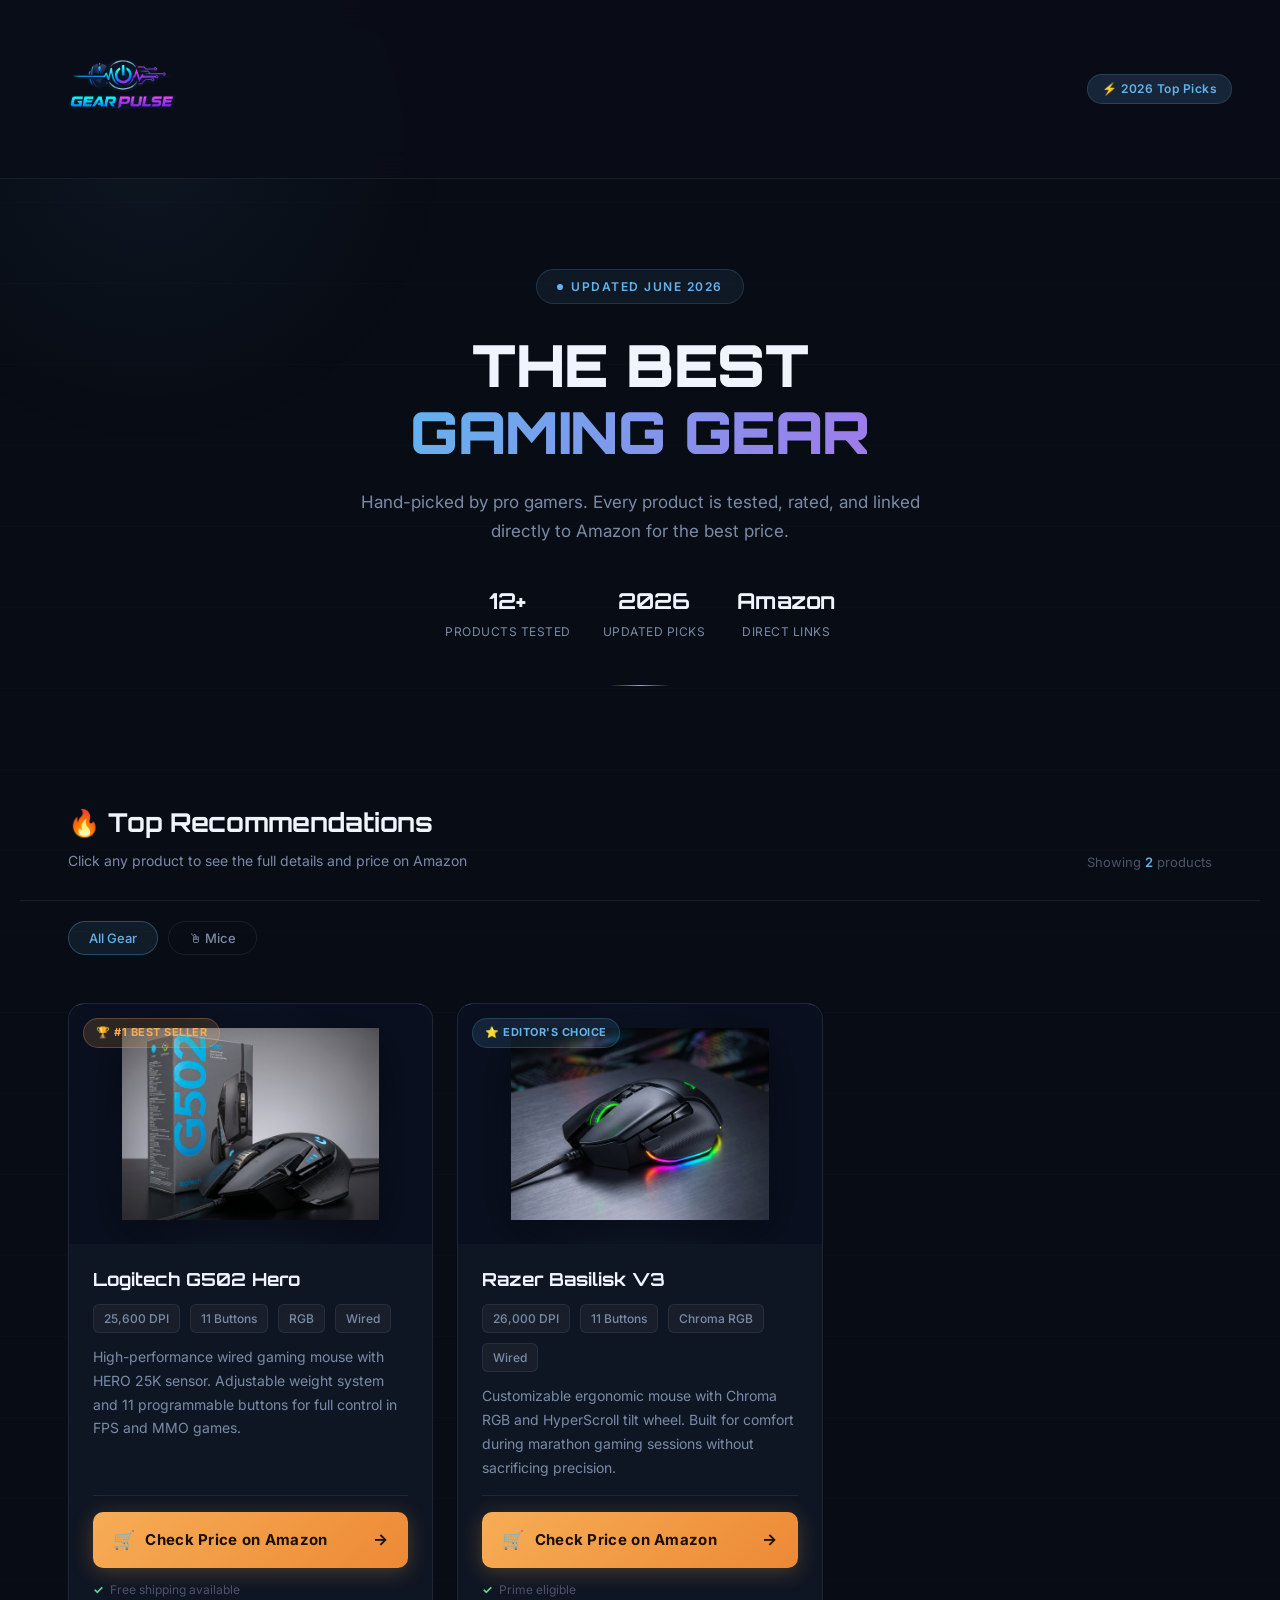
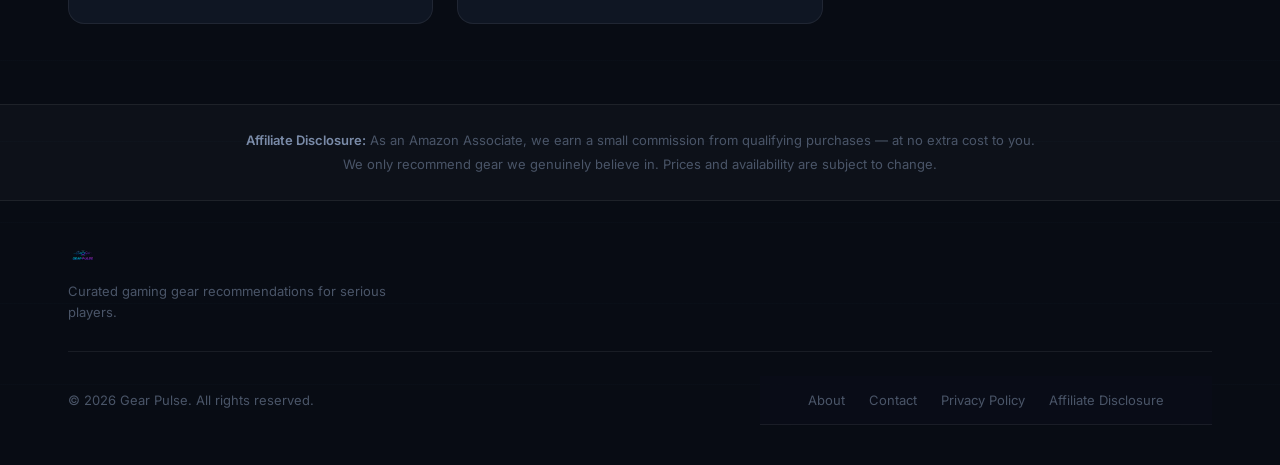
<file: index.html>
<!DOCTYPE html>
<html lang="en" dir="ltr">
<head>
    <!-- Google tag (gtag.js) -->
<script async src="https://www.googletagmanager.com/gtag/js?id=G-1XHLYKQNDS"></script>
<script>
    
  window.dataLayer = window.dataLayer || [];
  function gtag(){dataLayer.push(arguments);}
  gtag('js', new Date());

  gtag('config', 'G-1XHLYKQNDS');
</script>
    <!-- ============================================================
         إعدادات أساسية للصفحة
         ============================================================ -->
    <meta charset="UTF-8">
    <meta name="viewport" content="width=device-width, initial-scale=1.0">

    <!-- معلومات SEO لمحركات البحث -->
    <title>Gear Pulse | Best Gaming Gear – Top Picks 2026</title>
    <meta name="description" content="Hand-picked gaming gear trusted by pro gamers. Find the best mice, keyboards, and headsets on Amazon.">

    <!-- أيقونة الموقع في التبويب -->
    <link rel="icon" href="data:image/svg+xml,<svg xmlns=%22http://www.w3.org/2000/svg%22 viewBox=%220 0 100 100%22><text y=%22.9em%22 font-size=%2290%22>🎮</text></svg>">

    <!-- خطوط Google للتصميم -->
    <link rel="preconnect" href="https://fonts.googleapis.com">
    <link rel="preconnect" href="https://fonts.gstatic.com" crossorigin>
    <link href="https://fonts.googleapis.com/css2?family=Orbitron:wght@500;700;900&family=Inter:wght@400;500;600&display=swap" rel="stylesheet">

    <style>

        /* ============================================================
           🎨 الألوان والمتغيرات الرئيسية للموقع
           غيّر هذه القيم لتغيير هوية الموقع بالكامل بسهولة
           ============================================================ */
        :root {
            --color-bg-page:       #080c14;   /* خلفية الصفحة الداكنة جداً */
            --color-bg-nav:        rgba(10, 14, 24, 0.92); /* خلفية شريط التنقل */
            --color-bg-card:       #0f1623;   /* خلفية بطاقة المنتج */
            --color-bg-card-hover: #131c2e;   /* لون البطاقة عند المرور عليها */
            --color-bg-image:      #0a1020;   /* خلفية منطقة الصورة */
            --color-border:        rgba(255,255,255,0.07); /* حدود خفيفة */
            --color-border-hover:  rgba(99,179,237,0.5);  /* حدود عند الـ hover */
            --color-accent-blue:   #63b3ed;   /* اللون الأزرق الرئيسي */
            --color-accent-purple: #9f7aea;   /* اللون البنفسجي */
            --color-accent-amber:  #f6ad55;   /* لون زر أمازون الذهبي */
            --color-text-primary:  #f0f4ff;   /* النص الأساسي الأبيض */
            --color-text-muted:    #7a8ba8;   /* النص الثانوي الباهت */
            --color-text-faint:    #4a5568;   /* نص الهوامش الصغيرة */
        }

        /* ============================================================
           إعادة تعيين الـ CSS الافتراضي
           ============================================================ */
        *, *::before, *::after {
            margin: 0;
            padding: 0;
            box-sizing: border-box;
        }

        /* ============================================================
           الإعدادات العامة للـ body
           ============================================================ */
        body {
            font-family: 'Inter', 'Segoe UI', sans-serif;
            background-color: var(--color-bg-page);
            color: var(--color-text-primary);
            line-height: 1.6;
            overflow-x: hidden;
            /* خط دقيق أفقي للتأثير البصري التقني */
            background-image: repeating-linear-gradient(
                0deg,
                transparent,
                transparent 80px,
                rgba(99,179,237,0.015) 80px,
                rgba(99,179,237,0.015) 81px
            );
        }

        /* ============================================================
           التوهج العلوي الأيسر - لمسة بصرية هادئة
           ============================================================ */
        body::before {
            content: '';
            position: fixed;
            top: -200px;
            left: -200px;
            width: 700px;
            height: 700px;
            background: radial-gradient(circle, rgba(99,179,237,0.06) 0%, transparent 60%);
            pointer-events: none;
            z-index: 0;
        }

        /* ============================================================
           🔝 شريط التنقل العلوي
           ============================================================ */
        nav {
            position: sticky;
            top: 0;
            background: var(--color-bg-nav);
            /* تأثير التمويه الزجاجي للشريط */
            -webkit-backdrop-filter: blur(16px);
            backdrop-filter: blur(16px);
            padding: 14px 48px;
            display: flex;
            justify-content: space-between;
            align-items: center;
            border-bottom: 1px solid var(--color-border);
            z-index: 100;
        }

        /* ============================================================
           🖼️ منطقة اللوغو في شريط التنقل
           ضع لوغوك الخاص هنا - اقرأ التعليمات في قسم اللوغو بالأسفل
           ============================================================ */
        .logo-wrapper {
            display: flex;
            align-items: center;
            gap: 10px;
            text-decoration: none;
        }

        /*
         * =========================================================
         * 📌 مكان اللوغو الخاص بك
         * =========================================================
         * عندك خياران:
         *
         * الخيار الأول - صورة لوغو (PNG أو SVG):
         *   1. ضع ملف اللوغو (logo.png) في نفس مجلد index.html
         *   2. في الـ HTML أسفل، ابحث عن العنصر <img class="logo-img">
         *   3. غيّر src="logo.png" لاسم ملفك الحقيقي
         *
         * الخيار الثاني - نص فقط (Text Logo):
         *   1. احذف العنصر <img class="logo-img"> بالكامل
         *   2. سيظهر تلقائياً النص "GEAR PULSE" بتصميم متدرج
         * =========================================================
         */
        .logo-img {
            height: 150px;    /* 👈 غيّر الرقم لتحكم في حجم اللوغو */
            width: auto;
            object-fit: contain;
            display: block;
            /* يزيل أي خلفية بيضاء متبقية على الخلفيات الداكنة */
            mix-blend-mode: screen;
        }

        /* النص النصي للوغو - مخفي الآن لأن الصورة موجودة */
        .logo-text {
            display: none;
        }

        /* رقم إشعارات صغير (اختياري) */
        .nav-badge {
            background: rgba(99,179,237,0.15);
            color: var(--color-accent-blue);
            border: 1px solid rgba(99,179,237,0.2);
            padding: 4px 14px;
            border-radius: 20px;
            font-size: 12px;
            font-weight: 600;
            letter-spacing: 0.5px;
        }


        /* ============================================================
           🦸 قسم الـ Hero الرئيسي (أعلى الصفحة)
           ============================================================ */
        .hero {
            padding: 90px 48px 60px;
            text-align: center;
            max-width: 900px;
            margin: 0 auto;
            position: relative;
            z-index: 1;
        }

        /* شارة "TOP PICKS" الصغيرة */
        .hero-eyebrow {
            display: inline-flex;
            align-items: center;
            gap: 8px;
            background: rgba(99,179,237,0.08);
            color: var(--color-accent-blue);
            border: 1px solid rgba(99,179,237,0.18);
            padding: 7px 20px;
            border-radius: 100px;
            font-size: 12px;
            font-weight: 600;
            letter-spacing: 1.5px;
            text-transform: uppercase;
            margin-bottom: 28px;
        }

        /* نقطة متحركة بجانب الشارة */
        .hero-eyebrow::before {
            content: '';
            width: 6px;
            height: 6px;
            border-radius: 50%;
            background: var(--color-accent-blue);
            animation: pulse 2s ease-in-out infinite;
        }

        @keyframes pulse {
            0%, 100% { opacity: 1; transform: scale(1); }
            50%       { opacity: 0.4; transform: scale(0.7); }
        }

        /* العنوان الكبير */
        .hero h1 {
            font-family: 'Orbitron', sans-serif;
            font-size: clamp(36px, 5vw, 58px); /* حجم متجاوب تلقائياً */
            font-weight: 900;
            line-height: 1.15;
            margin-bottom: 22px;
            letter-spacing: -0.5px;
        }

        /* الكلمات الملونة في العنوان */
        .hero h1 .highlight {
            background: linear-gradient(120deg, var(--color-accent-blue) 0%, var(--color-accent-purple) 100%);
            -webkit-background-clip: text;
            -webkit-text-fill-color: transparent;
            background-clip: text;
        }

        /* النص الوصفي تحت العنوان */
        .hero-sub {
            font-size: 17px;
            color: var(--color-text-muted);
            max-width: 580px;
            margin: 0 auto 36px;
            line-height: 1.75;
        }

        /* إحصائيات صغيرة في الـ hero */
        .hero-stats {
            display: flex;
            gap: 32px;
            justify-content: center;
            flex-wrap: wrap;
        }

        .stat-item {
            display: flex;
            flex-direction: column;
            align-items: center;
            gap: 4px;
        }

        .stat-number {
            font-family: 'Orbitron', sans-serif;
            font-size: 22px;
            font-weight: 700;
            color: var(--color-text-primary);
        }

        .stat-label {
            font-size: 12px;
            color: var(--color-text-muted);
            letter-spacing: 0.5px;
            text-transform: uppercase;
        }

        /* خط فاصل تحت الـ hero */
        .hero-divider {
            width: 60px;
            height: 1px;
            background: linear-gradient(90deg, transparent, var(--color-accent-blue), transparent);
            margin: 44px auto 0;
        }


        /* ============================================================
           📦 رأس قسم المنتجات
           ============================================================ */
        .section-header {
            max-width: 1240px;
            margin: 56px auto 0;
            padding: 0 48px 28px;
            display: flex;
            align-items: flex-end;
            justify-content: space-between;
            gap: 16px;
            flex-wrap: wrap;
            border-bottom: 1px solid var(--color-border);
        }

        .section-title-group h2 {
            font-family: 'Orbitron', sans-serif;
            font-size: 26px;
            font-weight: 700;
            margin-bottom: 6px;
        }

        .section-title-group p {
            color: var(--color-text-muted);
            font-size: 14px;
        }

        /* عداد المنتجات على اليمين */
        .product-count {
            font-size: 13px;
            color: var(--color-text-faint);
            white-space: nowrap;
        }

        .product-count span {
            color: var(--color-accent-blue);
            font-weight: 600;
        }


        /* ============================================================
           🗂️ فلاتر تصنيف المنتجات (اختياري)
           لإضافة فئات: انسخ <button class="filter-btn"> وغيّر النص
           ============================================================ */
        .filters-bar {
            max-width: 1240px;
            margin: 0 auto;
            padding: 20px 48px;
            display: flex;
            gap: 10px;
            flex-wrap: wrap;
        }

        .filter-btn {
            background: transparent;
            color: var(--color-text-muted);
            border: 1px solid var(--color-border);
            padding: 8px 20px;
            border-radius: 100px;
            font-size: 13px;
            font-weight: 500;
            font-family: 'Inter', sans-serif;
            cursor: pointer;
            transition: all 0.2s ease;
        }

        .filter-btn:hover,
        .filter-btn.active {
            background: rgba(99,179,237,0.1);
            color: var(--color-accent-blue);
            border-color: rgba(99,179,237,0.3);
        }


        /* ============================================================
           🎴 شبكة بطاقات المنتجات (Grid)
           ============================================================ */
        .products-grid {
            display: grid;
            /* عمودان على الشاشات الكبيرة، عمود واحد على الموبايل */
            grid-template-columns: repeat(auto-fill, minmax(340px, 1fr));
            gap: 24px;
            padding: 28px 48px 80px;
            max-width: 1240px;
            margin: 0 auto;
            position: relative;
            z-index: 1;
        }


        /* ============================================================
           🃏 بطاقة المنتج الفردية
           ============================================================ */
        .product-card {
            background: var(--color-bg-card);
            border: 1px solid var(--color-border);
            border-radius: 16px;
            overflow: hidden;
            display: flex;
            flex-direction: column;
            position: relative;
            /* انتقال سلس عند المرور */
            transition: border-color 0.3s ease, transform 0.3s ease, background 0.3s ease;
        }

        /* تأثير الرفع والإضاءة عند المرور على البطاقة */
        .product-card:hover {
            transform: translateY(-6px);
            border-color: var(--color-border-hover);
            background: var(--color-bg-card-hover);
        }

        /* خط ملوّن علوي للبطاقة المميزة */
        .product-card.featured::before {
            content: '';
            position: absolute;
            top: 0;
            left: 0;
            right: 0;
            height: 2px;
            background: linear-gradient(90deg, var(--color-accent-blue), var(--color-accent-purple));
        }


        /* ============================================================
           🏷️ شارات البطاقة (Top Pick / Editor's Choice / إلخ)
           لإضافة شارة جديدة: أضف class="badge badge-green" وغيّر اللون
           ============================================================ */
        .badges-row {
            position: absolute;
            top: 14px;
            left: 14px;
            display: flex;
            gap: 8px;
            z-index: 3;
            flex-wrap: wrap;
            max-width: calc(100% - 28px);
        }

        /* الشارة الأساسية */
        .badge {
            display: inline-flex;
            align-items: center;
            gap: 5px;
            padding: 5px 12px;
            border-radius: 100px;
            font-size: 11px;
            font-weight: 700;
            letter-spacing: 0.5px;
            text-transform: uppercase;
        }

        /* شارة ذهبية: لأفضل منتج */
        .badge-gold {
            background: rgba(246,173,85,0.15);
            color: #f6ad55;
            border: 1px solid rgba(246,173,85,0.25);
        }

        /* شارة زرقاء: لاختيار المحرر */
        .badge-blue {
            background: rgba(99,179,237,0.12);
            color: var(--color-accent-blue);
            border: 1px solid rgba(99,179,237,0.22);
        }

        /* شارة خضراء: للقيمة الجيدة مقابل السعر */
        .badge-green {
            background: rgba(72,187,120,0.12);
            color: #68d391;
            border: 1px solid rgba(72,187,120,0.22);
        }


        /* ============================================================
           🖼️ منطقة صورة المنتج
           ============================================================ */
        .card-image-area {
            height: 240px;
            background: var(--color-bg-image);
            display: flex;
            align-items: center;
            justify-content: center;
            overflow: hidden;
            position: relative;
        }

        /* التوهج خلف الصورة */
        .card-image-area::after {
            content: '';
            position: absolute;
            inset: 0;
            background: radial-gradient(circle at 50% 60%, rgba(99,179,237,0.1) 0%, transparent 65%);
            pointer-events: none;
        }

        /* الصورة نفسها */
        .card-image-area img {
            max-width: 80%;
            max-height: 80%;
            object-fit: contain;
            position: relative;
            z-index: 1;
            transition: transform 0.4s ease;
            /* ظل خفيف تحت الصورة */
            filter: drop-shadow(0 12px 24px rgba(0,0,0,0.5));
        }

        /* تكبير بسيط عند المرور */
        .product-card:hover .card-image-area img {
            transform: scale(1.06) translateY(-4px);
        }


        /* ============================================================
           📝 محتوى نص البطاقة
           ============================================================ */
        .card-body {
            padding: 24px;
            display: flex;
            flex-direction: column;
            flex: 1;
            gap: 12px;
        }

        /* اسم المنتج */
        .card-title {
            font-family: 'Orbitron', sans-serif;
            font-size: 18px;
            font-weight: 700;
            color: var(--color-text-primary);
            line-height: 1.3;
        }

        /* مواصفات صغيرة تحت الاسم (DPI، أزرار، إلخ) */
        .card-specs {
            display: flex;
            gap: 10px;
            flex-wrap: wrap;
        }

        /* علامة مواصفة واحدة */
        .spec-tag {
            background: rgba(255,255,255,0.04);
            border: 1px solid var(--color-border);
            color: var(--color-text-muted);
            padding: 4px 10px;
            border-radius: 6px;
            font-size: 12px;
            font-weight: 500;
        }

        /* وصف المنتج */
        .card-desc {
            font-size: 14px;
            color: var(--color-text-muted);
            line-height: 1.7;
            flex: 1;
        }

        /* خط فاصل */
        .card-divider {
            height: 1px;
            background: var(--color-border);
            margin: 4px 0;
        }


        /* ============================================================
           🛒 زر الشراء من أمازون
           هذا هو أهم عنصر في الصفحة لتحويل الزيارات لعمولات
           ============================================================ */
        .amazon-btn {
            display: flex;
            align-items: center;
            justify-content: space-between;
            background: linear-gradient(135deg, #f6ad55, #ed8936);
            color: #1a1000;
            text-decoration: none;
            padding: 15px 20px;
            border-radius: 10px;
            font-size: 15px;
            font-weight: 700;
            font-family: 'Inter', sans-serif;
            letter-spacing: 0.3px;
            transition: all 0.25s ease;
            /* ظل ملوّن حول الزر */
            box-shadow: 0 4px 20px rgba(246,173,85,0.25);
        }

        .amazon-btn:hover {
            transform: translateY(-2px);
            box-shadow: 0 8px 30px rgba(246,173,85,0.40);
            background: linear-gradient(135deg, #fbb75d, #f6963b);
        }

        .amazon-btn:active {
            transform: translateY(0);
        }

        /* الجانب الأيسر من الزر: أيقونة + نص */
        .btn-left {
            display: flex;
            align-items: center;
            gap: 10px;
        }

        /* أيقونة سلة التسوق في الزر */
        .btn-icon {
            font-size: 18px;
            line-height: 1;
        }

        /* السهم على اليمين */
        .btn-arrow {
            font-size: 16px;
            transition: transform 0.25s ease;
        }

        .amazon-btn:hover .btn-arrow {
            transform: translateX(4px);
        }

        /* ملاحظة شحن مجاني */
        .card-footer-note {
            display: flex;
            align-items: center;
            gap: 6px;
            font-size: 12px;
            color: var(--color-text-faint);
        }

        .card-footer-note::before {
            content: '✓';
            color: #68d391;
            font-weight: 700;
        }


        /* ============================================================
           📢 قسم الإفصاح عن العمولة
           مطلوب قانونياً لبرامج الأفيلييت
           ============================================================ */
        .disclosure-bar {
            background: rgba(255,255,255,0.02);
            border-top: 1px solid var(--color-border);
            border-bottom: 1px solid var(--color-border);
            padding: 24px 48px;
        }

        .disclosure-inner {
            max-width: 800px;
            margin: 0 auto;
            text-align: center;
        }

        .disclosure-inner p {
            font-size: 13px;
            color: var(--color-text-faint);
            line-height: 1.8;
        }

        .disclosure-inner strong {
            color: var(--color-text-muted);
            font-weight: 600;
        }


        /* ============================================================
           🦶 التذييل (Footer)
           ============================================================ */
        footer {
            padding: 40px 48px;
            max-width: 1240px;
            margin: 0 auto;
        }

        /* ============================================================
           🖼️ منطقة اللوغو في الفوتر
           ============================================================ */
        .footer-logo-area {
            display: flex;
            align-items: center;
            gap: 10px;
            margin-bottom: 10px;
        }

        .footer-logo-img {
            height: 30px;   /* 👈 حجم اللوغو في الفوتر (أصغر من الـ nav) */
            width: auto;
            object-fit: contain;
            opacity: 0.7;
        }

        .footer-logo-text {
            display: none;
        }

        .footer-desc {
            font-size: 13px;
            color: var(--color-text-faint);
            margin-bottom: 28px;
            max-width: 340px;
        }

        .footer-bottom {
            display: flex;
            justify-content: space-between;
            align-items: center;
            flex-wrap: wrap;
            gap: 16px;
            padding-top: 24px;
            border-top: 1px solid var(--color-border);
        }

        .footer-copy {
            font-size: 13px;
            color: var(--color-text-faint);
        }

        .footer-links {
            display: flex;
            gap: 24px;
            flex-wrap: wrap;
        }

        .footer-links a {
            font-size: 13px;
            color: var(--color-text-faint);
            text-decoration: none;
            transition: color 0.2s;
        }

        .footer-links a:hover {
            color: var(--color-accent-blue);
        }


        /* ============================================================
           📱 تجاوب الموبايل (Responsive)
           يعمل تلقائياً على الشاشات الصغيرة
           ============================================================ */
        @media (max-width: 768px) {
            nav {
                padding: 14px 20px;
            }

            .hero {
                padding: 60px 20px 40px;
            }

            .hero h1 {
                font-size: 32px;
            }

            .hero-stats {
                gap: 20px;
            }

            .section-header,
            .filters-bar {
                padding-left: 20px;
                padding-right: 20px;
            }

            .products-grid {
                grid-template-columns: 1fr; /* عمود واحد على الموبايل */
                padding: 20px;
            }

            .disclosure-bar {
                padding: 20px;
            }

            footer {
                padding: 32px 20px;
            }

            .footer-bottom {
                flex-direction: column;
                align-items: flex-start;
            }
        }

    </style>
</head>
<body>

    <!-- ============================================================
         🔝 شريط التنقل
         ============================================================ -->
    <nav>
        <a href="#" class="logo-wrapper">

            <!--
                ★★★ مكان اللوغو الخاص بك ★★★
                ─────────────────────────────────────────────────────
                لوضع لوغوك:
                  1. ضع ملف اللوغو (مثلاً: logo.png) في نفس مجلد هذا الملف
                  2. غيّر "logo.png" أدناه ليطابق اسم ملفك
                  3. اضبط height في CSS (.logo-img) لتغيير الحجم
                ─────────────────────────────────────────────────────
                لإزالة اللوغو واستخدام النص فقط:
                  احذف سطر <img class="logo-img"> بالكامل
                ─────────────────────────────────────────────────────
            -->
            <!--
                ✅ لوغوك هنا — الملف logo.png يجب أن يكون بجانب index.html
                إذا أردت تغيير الحجم: غيّر height في CSS (.logo-img { height: 38px; })
            -->
            <img class="logo-img" src="[data-uri]" alt="Gear Pulse Logo">

        </a>

        <!-- شارة صغيرة في زاوية الـ nav (اختياري - احذفها إذا لم تحتجها) -->
        <span class="nav-badge">⚡ 2026 Top Picks</span>
    </nav>


    <!-- ============================================================
         🦸 قسم الهيرو الرئيسي
         ============================================================ -->
    <section class="hero">
        <div class="hero-eyebrow">Updated June 2026</div>

        <h1>
            THE BEST<br>
            <span class="highlight">GAMING GEAR</span>
        </h1>

        <p class="hero-sub">
            Hand-picked by pro gamers. Every product is tested, rated, and linked directly to Amazon for the best price.
        </p>

        <!-- إحصائيات المصداقية -->
        <div class="hero-stats">
            <div class="stat-item">
                <span class="stat-number">12+</span>
                <span class="stat-label">Products Tested</span>
            </div>
            <div class="stat-item">
                <span class="stat-number">2026</span>
                <span class="stat-label">Updated Picks</span>
            </div>
            <div class="stat-item">
                <span class="stat-number">Amazon</span>
                <span class="stat-label">Direct Links</span>
            </div>
        </div>

        <div class="hero-divider"></div>
    </section>


    <!-- ============================================================
         📦 رأس قسم المنتجات
         ============================================================ -->
    <div class="section-header">
        <div class="section-title-group">
            <h2>🔥 Top Recommendations</h2>
            <p>Click any product to see the full details and price on Amazon</p>
        </div>
        <div class="product-count">Showing <span>2</span> products</div>
    </div>


    <!-- ============================================================
         🗂️ فلاتر التصنيف
         أضف أو احذف أزرار حسب فئاتك
         ============================================================ -->
    <div class="filters-bar">
        <button class="filter-btn active">All Gear</button>
        <button class="filter-btn">🖱 Mice</button>
        <!-- أضف فئات هنا: Keyboards, Headsets, إلخ -->
    </div>


    <!-- ============================================================
         🗃️ شبكة المنتجات
         لإضافة منتج جديد: انسخ كتلة product-card كاملة وعدّلها
         ============================================================ -->
    <div class="products-grid">


        <!-- ══════════════════════════════════════════════════════════
             المنتج الأول: Logitech G502 Hero
             ══════════════════════════════════════════════════════════ -->
        <div class="product-card featured">

            <!-- الشارات: غيّر النص أو اللون حسب رأيك -->
            <div class="badges-row">
                <span class="badge badge-gold">🏆 #1 Best Seller</span>
            </div>

            <!-- منطقة الصورة:
                 استبدل "G502.webp" باسم ملف صورتك الحقيقي -->
            <div class="card-image-area">
                <img src="G502.webp" alt="Logitech G502 Hero Gaming Mouse" loading="lazy">
            </div>

            <!-- محتوى البطاقة -->
            <div class="card-body">

                <!-- اسم المنتج -->
                <h2 class="card-title">Logitech G502 Hero</h2>

                <!-- مواصفات سريعة: أضف أو احذف spec-tag حسب المنتج -->
                <div class="card-specs">
                    <span class="spec-tag">25,600 DPI</span>
                    <span class="spec-tag">11 Buttons</span>
                    <span class="spec-tag">RGB</span>
                    <span class="spec-tag">Wired</span>
                </div>

                <!-- وصف المنتج -->
                <p class="card-desc">
                    High-performance wired gaming mouse with HERO 25K sensor. Adjustable weight system and 11 programmable buttons for full control in FPS and MMO games.
                </p>

                <div class="card-divider"></div>

                <!-- زر أمازون: غيّر الرابط href لرابط الأفيلييت الخاص بك -->
                <a href="https://amzn.to/4oqR46w"
                   target="_blank"
                   rel="noopener noreferrer nofollow"
                   class="amazon-btn">
                    <span class="btn-left">
                        <span class="btn-icon">🛒</span>
                        <span>Check Price on Amazon</span>
                    </span>
                    <span class="btn-arrow">→</span>
                </a>

                <!-- ملاحظة تحت الزر -->
                <p class="card-footer-note">Free shipping available</p>

            </div>
        </div>


        <!-- ══════════════════════════════════════════════════════════
             المنتج الثاني: Razer Basilisk V3
             ══════════════════════════════════════════════════════════ -->
        <div class="product-card featured">

            <div class="badges-row">
                <span class="badge badge-blue">⭐ Editor's Choice</span>
            </div>

            <!-- استبدل "Razer Basilisk V3 .webp" باسم ملف صورتك -->
            <div class="card-image-area">
                <img src="Razer Basilisk V3 .webp" alt="Razer Basilisk V3 Gaming Mouse" loading="lazy">
            </div>

            <div class="card-body">

                <h2 class="card-title">Razer Basilisk V3</h2>

                <div class="card-specs">
                    <span class="spec-tag">26,000 DPI</span>
                    <span class="spec-tag">11 Buttons</span>
                    <span class="spec-tag">Chroma RGB</span>
                    <span class="spec-tag">Wired</span>
                </div>

                <p class="card-desc">
                    Customizable ergonomic mouse with Chroma RGB and HyperScroll tilt wheel. Built for comfort during marathon gaming sessions without sacrificing precision.
                </p>

                <div class="card-divider"></div>

                <a href="https://amzn.to/4awV2F1"
                   target="_blank"
                   rel="noopener noreferrer nofollow"
                   class="amazon-btn">
                    <span class="btn-left">
                        <span class="btn-icon">🛒</span>
                        <span>Check Price on Amazon</span>
                    </span>
                    <span class="btn-arrow">→</span>
                </a>

                <p class="card-footer-note">Prime eligible</p>

            </div>
        </div>


        <!--
            ══════════════════════════════════════════════════════════
            ➕ لإضافة منتج جديد، انسخ الكتلة التالية واملأها:
            ══════════════════════════════════════════════════════════

        <div class="product-card featured">
            <div class="badges-row">
                <span class="badge badge-green">💰 Best Value</span>
            </div>
            <div class="card-image-area">
                <img src="YOUR-IMAGE.webp" alt="اسم المنتج" loading="lazy">
            </div>
            <div class="card-body">
                <h2 class="card-title">اسم المنتج</h2>
                <div class="card-specs">
                    <span class="spec-tag">مواصفة 1</span>
                    <span class="spec-tag">مواصفة 2</span>
                </div>
                <p class="card-desc">وصف المنتج هنا...</p>
                <div class="card-divider"></div>
                <a href="رابط-أمازون-هنا" target="_blank" rel="noopener noreferrer nofollow" class="amazon-btn">
                    <span class="btn-left">
                        <span class="btn-icon">🛒</span>
                        <span>Check Price on Amazon</span>
                    </span>
                    <span class="btn-arrow">→</span>
                </a>
                <p class="card-footer-note">ملاحظة اختيارية</p>
            </div>
        </div>

        -->


    </div><!-- نهاية products-grid -->


    <!-- ============================================================
         ⚖️ إفصاح العمولة (مطلوب قانونياً)
         ============================================================ -->
    <div class="disclosure-bar">
        <div class="disclosure-inner">
            <p>
                <strong>Affiliate Disclosure:</strong> As an Amazon Associate, we earn a small commission from qualifying purchases — at no extra cost to you. We only recommend gear we genuinely believe in. Prices and availability are subject to change.
            </p>
        </div>
    </div>


    <!-- ============================================================
         🦶 الفوتر
         ============================================================ -->
    <footer>

        <!-- لوغو الفوتر -->
        <div class="footer-logo-area">
            <!--
                نفس اللوغو هنا لكن بحجم أصغر.
                غيّر src="logo.png" ليطابق ملفك
            -->
            <img class="footer-logo-img" src="[data-uri]" alt="Gear Pulse">
            <span class="footer-logo-text">GEAR PULSE</span>
        </div>

        <p class="footer-desc">Curated gaming gear recommendations for serious players.</p>

        <div class="footer-bottom">
            <p class="footer-copy">© 2026 Gear Pulse. All rights reserved.</p>
            <nav class="footer-links">
                <a href="#">About</a>
                <a href="#">Contact</a>
                <a href="#">Privacy Policy</a>
                <a href="#">Affiliate Disclosure</a>
            </nav>
        </div>

    </footer>


    <!-- ============================================================
         ⚙️ JavaScript: تأثيرات بسيطة
         ============================================================ -->
    <script>
        // ── فلاتر التصنيف ──────────────────────────────────────────
        // عند الضغط على أي زر فلتر، يصبح نشطاً ويزيل النشاط عن الباقين
        document.querySelectorAll('.filter-btn').forEach(btn => {
            btn.addEventListener('click', function() {
                document.querySelectorAll('.filter-btn').forEach(b => b.classList.remove('active'));
                this.classList.add('active');
                // هنا يمكنك لاحقاً إضافة كود لإظهار/إخفاء المنتجات حسب الفئة
            });
        });

        // ── تتبع النقرات على أزرار أمازون ──────────────────────────
        // يطبع في الكونسول عند كل نقرة (للتطوير فقط)
        // لتفعيل Google Analytics: أزل التعليق عن سطر gtag
        document.querySelectorAll('.amazon-btn').forEach(btn => {
            btn.addEventListener('click', function() {
                const cardTitle = this.closest('.product-card')
                                      .querySelector('.card-title')?.textContent || 'Unknown';

                // gtag('event', 'click', { event_category: 'Affiliate', event_label: cardTitle });

                console.log('Affiliate click:', cardTitle);
            });
        });

        // ── ظهور البطاقات عند التمرير (Scroll Animation) ──────────
        // البطاقات تظهر تدريجياً عند التمرير للأسفل
        const observer = new IntersectionObserver(entries => {
            entries.forEach((entry, i) => {
                if (entry.isIntersecting) {
                    // تأخير صغير بين كل بطاقة وأخرى
                    setTimeout(() => {
                        entry.target.style.opacity  = '1';
                        entry.target.style.transform = 'translateY(0)';
                    }, i * 80);
                    observer.unobserve(entry.target);
                }
            });
        }, { threshold: 0.1 });

        // تطبيق الـ animation على كل البطاقات
        document.querySelectorAll('.product-card').forEach(card => {
            card.style.opacity   = '0';
            card.style.transform = 'translateY(24px)';
            card.style.transition = 'opacity 0.5s ease, transform 0.5s ease, border-color 0.3s ease, background 0.3s ease';
            observer.observe(card);
        });
    </script>

</body>
</html>
</file>
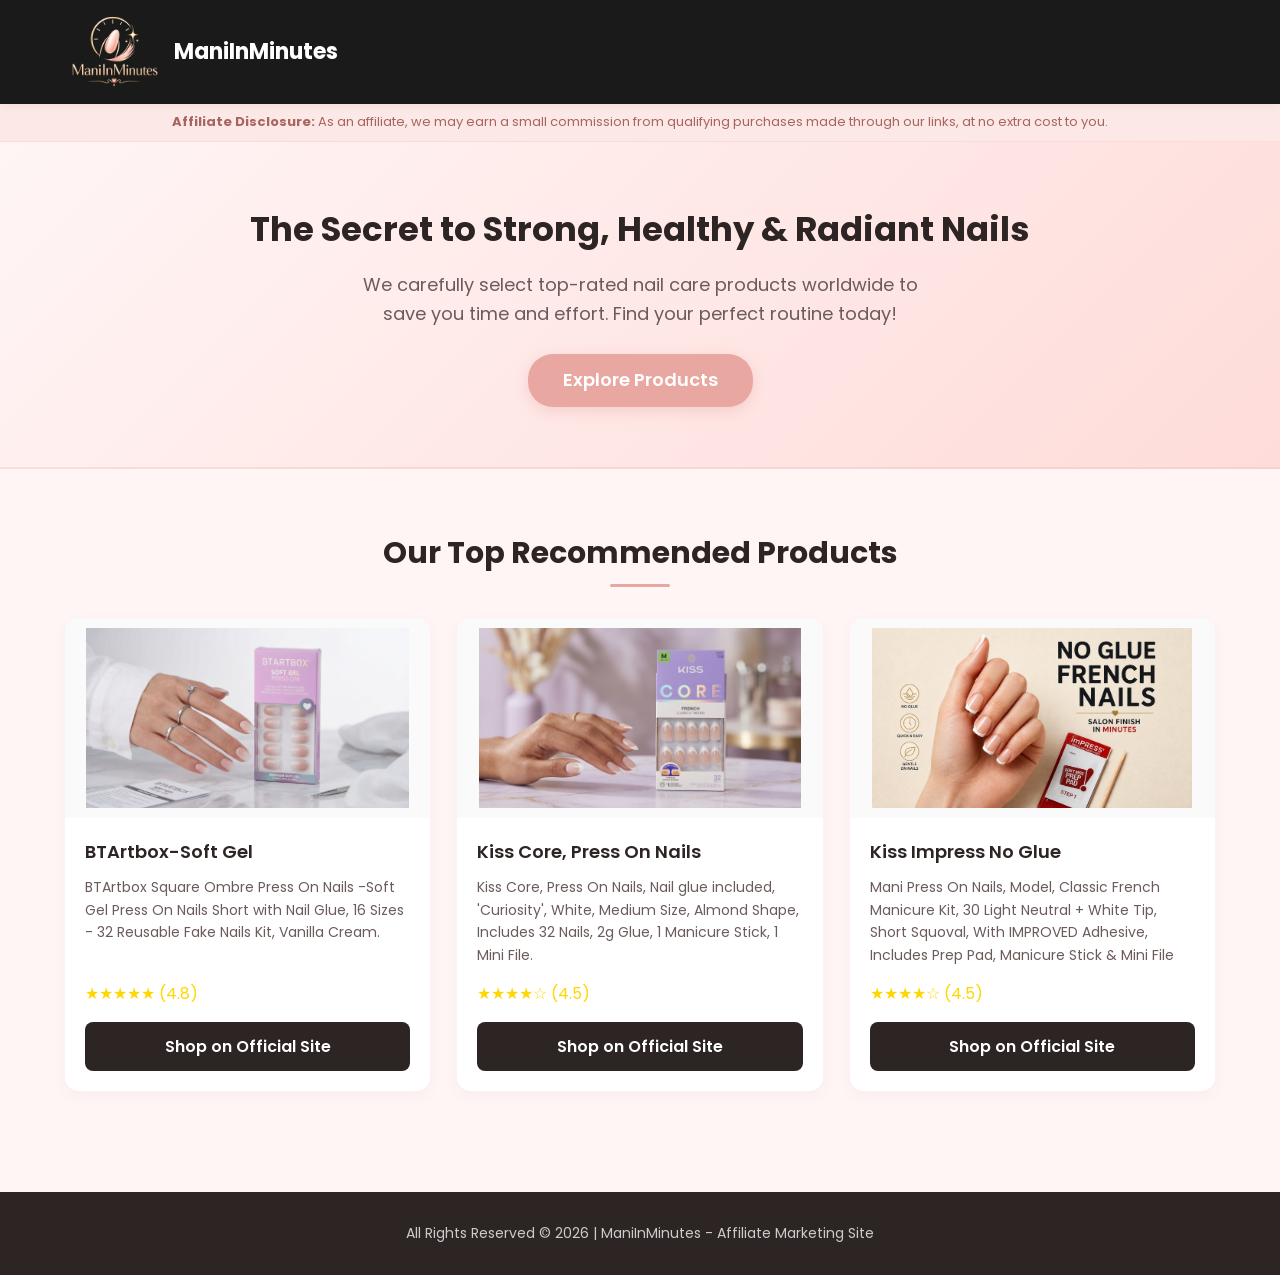
<file: ManiInMinutes/index.html>
<!DOCTYPE html>
<!-- قمنا بتغيير لغة الصفحة إلى الإنجليزية (en) والاتجاه من اليسار لليمن (ltr) -->
<html lang="en" dir="ltr">
<head>

    <!-- Google tag (gtag.js) -->
<script async src="https://www.googletagmanager.com/gtag/js?id=G-1XHLYKQNDS"></script>
<script>
  window.dataLayer = window.dataLayer || [];
  function gtag(){dataLayer.push(arguments);}
  gtag('js', new Date());

  gtag('config', 'G-1XHLYKQNDS');
</script>
    
    <meta charset="UTF-8">
    <meta name="viewport" content="width=device-width, initial-scale=1.0">
    <title>Nail Care Essentials | Best Global Products</title>
    
    <!-- استدعاء خط "Poppins" من جوجل ليكون شكل الخط الإنجليزي احترافي وجذاب جداً -->
    <link rel="preconnect" href="https://fonts.googleapis.com">
    <link rel="preconnect" href="https://fonts.gstatic.com" crossorigin>
    <link href="https://fonts.googleapis.com/css2?family=Poppins:wght@300;400;600;700&display=swap" rel="stylesheet">

    <style>
        /* -------------------------------------------------------------
           قسم التنسيقات العامة (CSS) - هنا نتحكم في الألوان والخطوط والأشكال
        ------------------------------------------------------------- */
        
        * {
            margin: 0;
            padding: 0;
            box-sizing: border-box;
            font-family: 'Poppins', sans-serif; /* تطبيق الخط الإنجليزي الجديد */
        }

        :root {
            --primary-color: #E8A7A1;    /* اللون الأساسي: وردي ناعم يناسب العناية بالأظافر */
            --secondary-color: #6C5B5B;  /* لون النصوص الثانوية */
            --dark-color: #2D2424;       /* لون النصوص الرئيسية والداكنة */
            --bg-light: #FFF5F5;         /* لون خلفية الصفحة: وردي خفيف جداً */
            --white: #ffffff;            /* اللون الأبيض للخلفيات */
            --gold: #FFD700;             /* لون النجوم التقييمية */
        }

        body {
            background-color: var(--bg-light);
            color: var(--dark-color);
            line-height: 1.6;
        }

        /* تنسيق الهيدر (شريط التنقل العلوي) */
        header {
            background-color: #1a1a1a;
            padding: 2px 5%;
            display: flex;
            justify-content: space-between;
            align-items: center;
            box-shadow: 0 2px 10px rgba(0,0,0,0.05);
            position: sticky;
            top: 0;
            z-index: 1000;
        }

        /* تنسيق مكان اللوجو */
        .logo-container {
            display: flex;
            align-items: center;
        }

        .logo-img {
            max-height: 100px; /* التحكم في أقصى ارتفاع للشعار */
            width: auto;
            object-fit: contain;
        }

        .logo-text {
            font-size: 22px;
            font-weight: 700;
            color: #ffffff;
            margin-left: 10px; /* مسافة بين الصورة والنص من اليسار لأن الموقع أصبح إنجليزي */
            text-decoration: none;
        }

        /* تنسيق نص إخلاء المسؤولية عن الأفلييت (Affiliate Disclosure) لتبدو احترافية وقانونية */
        .disclosure-banner {
            background-color: #fce8e6;
            color: #a8645e;
            font-size: 13px;
            text-align: center;
            padding: 8px 5%;
            border-bottom: 1px solid rgba(232, 167, 161, 0.2);
        }

        /* تنسيق قسم الترحيب والبانر الرئيسي (Hero Section) */
        .hero {
            background: linear-gradient(135deg, #FFF5F5 0%, #FEDCD9 100%);
            padding: 60px 5%;
            text-align: center;
            border-bottom: 2px solid rgba(232, 167, 161, 0.3);
        }

        .hero h1 {
            font-size: 34px;
            color: var(--dark-color);
            margin-bottom: 15px;
            font-weight: 700;
        }

        .hero p {
            font-size: 18px;
            color: var(--secondary-color);
            max-width: 600px;
            margin: 0 auto 25px auto;
        }

        .hero-btn {
            background-color: var(--primary-color);
            color: var(--white);
            padding: 12px 35px;
            font-size: 18px;
            font-weight: 600;
            border: none;
            border-radius: 25px;
            cursor: pointer;
            text-decoration: none;
            transition: all 0.3s ease;
            box-shadow: 0 4px 15px rgba(232, 167, 161, 0.4);
            display: inline-block;
        }

        .hero-btn:hover {
            background-color: #d6938d;
            transform: translateY(-2px);
        }

        /* تنسيق شبكة المنتجات */
        .products-section {
            padding: 60px 5%;
        }

        .section-title {
            text-align: center;
            font-size: 30px;
            margin-bottom: 40px;
            position: relative;
        }

        .section-title::after {
            content: '';
            position: absolute;
            bottom: -10px;
            left: 50%;
            transform: translateX(-50%);
            width: 60px;
            height: 3px;
            background-color: var(--primary-color);
            border-radius: 2px;
        }

        .grid-container {
            display: grid;
            /* تم التعديل إلى auto-fill لمنع الكروت من التمدد بشكل مبالغ فيه */
            grid-template-columns: repeat(auto-fill, minmax(280px, 1fr)) !important; 
            gap: 25px; /* المسافة بين الكروت */
            width: 100%;
        }

        /* تنسيق كرت المنتج */
        .product-card {
            background-color: var(--white);
            border-radius: 15px;
            overflow: hidden;
            box-shadow: 0 5px 15px rgba(0,0,0,0.03);
            transition: transform 0.3s ease, box-shadow 0.3s ease;
            display: flex;
            flex-direction: column; /* ترتيب المحتويات عمودياً */
            border: 1px solid rgba(232, 167, 161, 0.15);
        }

        .product-card:hover {
            transform: translateY(-5px);
            box-shadow: 0 10px 25px rgba(232, 167, 161, 0.2);
        }

        .product-img-container {
            width: 100%;
            height: 200px;
            background-color: #fafafa;
            display: flex;
            justify-content: center;
            align-items: center;
            overflow: hidden;
            flex-shrink: 0;
            padding: 10px;
        }

        .product-img {
            width: 100%;
            height: 100%;
            /* تم التعديل إلى contain لكي تظهر الصورة كاملة غير مقطوعة */
            object-fit: contain; 
        }

        .product-info {
            padding: 20px;
            display: flex;
            flex-direction: column;
            flex-grow: 1;
        }

        .product-title {
            font-size: 18px;
            font-weight: 600;
            margin-bottom: 10px;
            color: var(--dark-color);
        }

        .product-desc {
            font-size: 14px;
            color: var(--secondary-color);
            margin-bottom: 15px;
            flex-grow: 1;
        }

        .rating {
            margin-bottom: 15px;
            color: var(--gold);
            font-size: 16px;
        }

        /* تنسيق زر الشراء (ينقل للموقع الرسمي مباشرة) */
        .affiliate-btn {
            background-color: var(--dark-color);
            color: var(--white);
            text-align: center;
            padding: 12px;
            border-radius: 8px;
            text-decoration: none;
            font-weight: 600;
            transition: background-color 0.3s ease;
            display: block;
        }

        .affiliate-btn:hover {
            background-color: var(--primary-color);
        }

        /* تنسيق الفوتر أسفل الصفحة */
        footer {
            background-color: var(--dark-color);
            color: #f5f5f5;
            text-align: center;
            padding: 30px 5%;
            font-size: 14px;
            margin-top: 40px;
        }

        footer p {
            opacity: 0.8;
        }
    </style>
</head>
<body>

    <!-- -------------------------------------------------------------
       قسم الهيدر وشريط التنقل العلوي - مكان وضع اللوجو واسم المتجر
    ------------------------------------------------------------- -->
    <header>
        <div class="logo-container">
            <!-- ⬇️ [تعديل اللوجو] ⬇️ استبدل الرابط أدناه برابط صورتك الشخصية أو شعارك -->
            <img src="logo.png" alt="Store Logo" class="logo-img">
            
            <!-- يمكنك تغيير النص أدناه ليكون اسم متجرك بالإنجليزية -->
            <a href="#" class="logo-text">ManiInMinutes</a>
        </div>
    </header>

    <!-- -------------------------------------------------------------
       قسم إخلاء المسؤولية (Affiliate Disclosure) - مهم جداً قانونياً لأمازون وغيره
    ------------------------------------------------------------- -->
    <div class="disclosure-banner">
        <strong>Affiliate Disclosure:</strong> As an affiliate, we may earn a small commission from qualifying purchases made through our links, at no extra cost to you.
    </div>

    <!-- -------------------------------------------------------------
       قسم الترحيب والبانر الرئيسي (Hero Section)
    ------------------------------------------------------------- -->
    <section class="hero">
        <h1>The Secret to Strong, Healthy & Radiant Nails</h1>
        <p>We carefully select top-rated nail care products worldwide to save you time and effort. Find your perfect routine today!</p>
        <a href="#products" class="hero-btn">Explore Products</a>
    </section>

    <!-- -------------------------------------------------------------
       قسم عرض المنتجات (Products Section)
    ------------------------------------------------------------- -->
    <section class="products-section" id="products">
        <h2 class="section-title">Our Top Recommended Products</h2>
        
        <div class="grid-container">

            <!-- بداية المنتج الأول -->
            <div class="product-card">
                <div class="product-img-container">
                    <!-- ⬇️ [تعديل صورة المنتج 1] ⬇️ استبدل هذا الرابط برابط صورة المنتج الخاص بك -->
                    <img src="1.webp" class="product-img">
                </div>
                <div class="product-info">
                    <h3 class="product-title">BTArtbox-Soft Gel</h3>
                    <!-- تم إصلاح الخطأ البرمجي في السطر التالي الذي كان يكسر الصفحة -->
                    <p class="product-desc">BTArtbox Square Ombre Press On Nails -Soft Gel Press On Nails Short with Nail Glue, 16 Sizes - 32 Reusable Fake Nails Kit, Vanilla Cream.</p>
                    
                    <!-- نظام تقييم النجوم (مفعل بالكامل) -->
                    <div class="rating">
                        ★★★★★ <span>(4.8)</span>
                    </div>
                    
                    <!-- ⬇️ [تعديل رابط الأفلييت 1] ⬇️ ضع رابط الأفلييت الخاص بك هنا (أمازون مثلاً) -->
                    <a href="https://amzn.to/43GAGFB" target="_blank" class="affiliate-btn">Shop on Official Site</a>
                </div>
            </div>
            <!-- نهاية المنتج الأول -->

            <!-- بداية المنتج الثاني -->
            <div class="product-card">
                <div class="product-img-container">
                    <!-- ⬇️ [تعديل صورة المنتج 2] ⬇️ استبدل هذا الرابط برابط صورة المنتج الخاص بك -->
                    <img src="2.webp" alt="Manicure Kit" class="product-img">
                </div>
                <div class="product-info">
                    <h3 class="product-title">Kiss Core, Press On Nails</h3>
                    <p class="product-desc">Kiss Core, Press On Nails, Nail glue included, 'Curiosity', White, Medium Size, Almond Shape, Includes 32 Nails, 2g Glue, 1 Manicure Stick, 1 Mini File.</p>
                    
                    <div class="rating">
                        ★★★★☆ <span>(4.5)</span>
                    </div>
                    
                    <!-- ⬇️ [تعديل رابط الأفلييت 2] ⬇️ ضع رابط الأفلييت الخاص بك هنا -->
                    <a href="https://amzn.to/4eGpXQz" target="_blank" class="affiliate-btn">Shop on Official Site</a>
                </div>
            </div>
            <!-- نهاية المنتج الثاني -->

        <!-- بداية المنتج الثالث -->
            <div class="product-card">
                <div class="product-img-container">
                    <!-- ⬇️ [تعديل صورة المنتج 2] ⬇️ استبدل هذا الرابط برابط صورة المنتج الخاص بك -->
                    <img src="44.webp" alt="Manicure Kit" class="product-img">
                </div>
                <div class="product-info">
                    <h3 class="product-title">Kiss Impress No Glue</h3>
                    <p class="product-desc">Mani Press On Nails, Model, Classic French Manicure Kit, 30 Light Neutral + White Tip, Short Squoval, With IMPROVED Adhesive, Includes Prep Pad, Manicure Stick & Mini File</p>
                    
                    <div class="rating">
                        ★★★★☆ <span>(4.5)</span>
                    </div>
                    
                    <!-- ⬇️ [تعديل رابط الأفلييت 2] ⬇️ ضع رابط الأفلييت الخاص بك هنا -->
                    <a href="https://amzn.to/4fS54DR" target="_blank" class="affiliate-btn">Shop on Official Site</a>
                </div>
            </div>
            <!-- نهاية المنتج الثاني -->


            

        </div>
    </section>

    <!-- -------------------------------------------------------------
       قسم الفوتر (تذييل الصفحة) - حقوق الحفظ والملكية لمتجرك بالإنجليزي
    ------------------------------------------------------------- -->
    <footer>
        <p>All Rights Reserved &copy; <span id="year"></span> | ManiInMinutes - Affiliate Marketing Site</p>
    </footer>

    <!-- -------------------------------------------------------------
       قسم الجافا سكريبت (JavaScript) - تحديث السنة تلقائياً
    ------------------------------------------------------------- -->
    <script>
        /* كود لتحديث السنة تلقائياً في أسفل الموقع كل عام دون تدخل منك */
        document.getElementById('year').textContent = new Date().getFullYear();
    </script>
</body>
</html>
</file>
